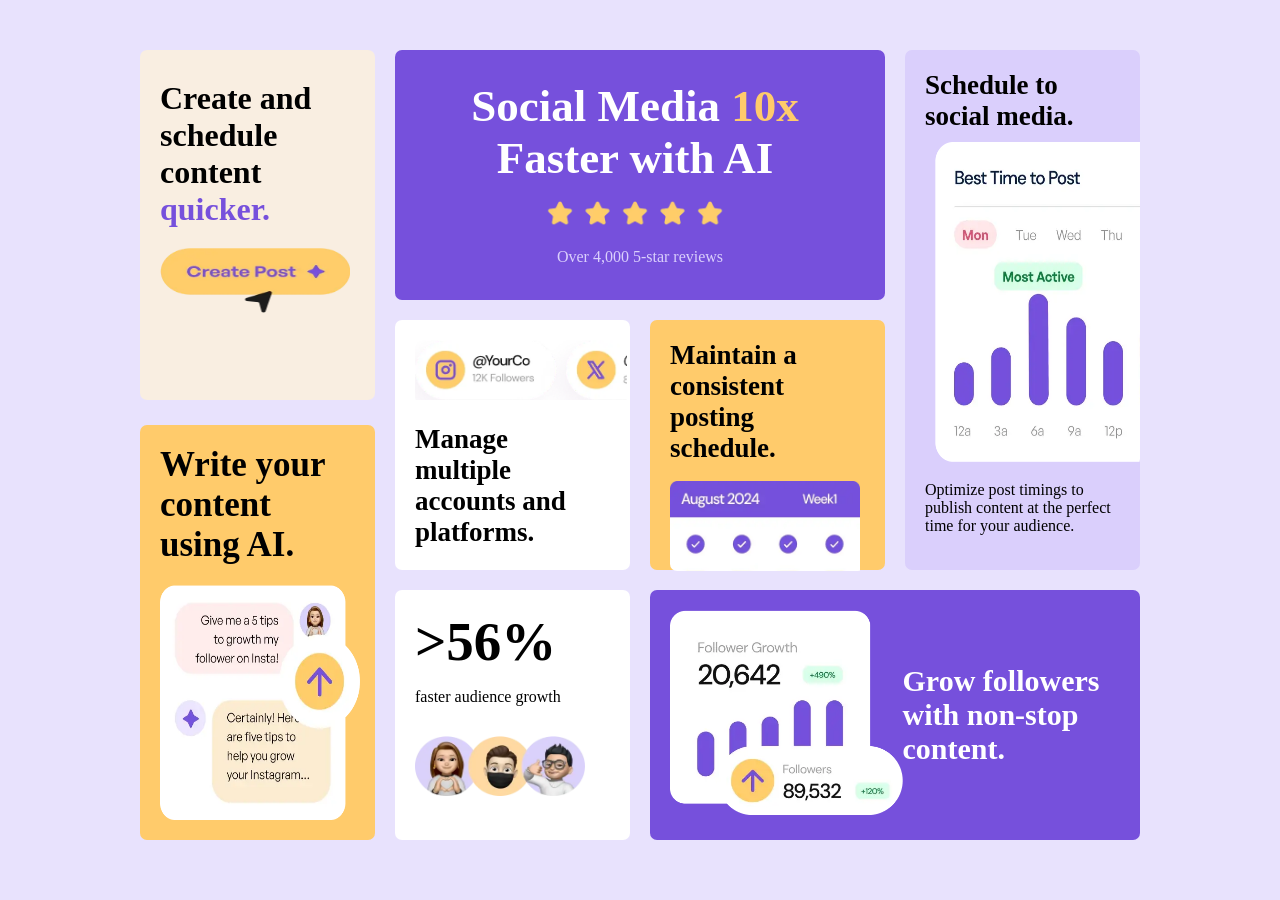
<file: Task 01/index.html>
<!DOCTYPE html>
<html lang="en">
<head>
  <meta charset="UTF-8">
  <meta name="viewport" content="width=device-width, initial-scale=1.0"> <!-- displays site properly based on user's device -->

  <link rel="icon" type="image/png" sizes="32x32" href="./assets/images/favicon-32x32.png">
  
  <title>Bento grid</title>
  <link rel="stylesheet" href="index.css">

  
</head>
<body>
  <div class="page">
    <div class="one">
      <h1>Social Media <span>10x</span> Faster with AI</h1>
      <img src="assets/images/illustration-five-stars.webp">
      <p>Over 4,000 5-star reviews</p>
    </div>
    <div class="two">
      <div class="image"><img src="assets/images/illustration-multiple-platforms.webp"></div>
      <h3>Manage multiple accounts and platforms.</h3>
    </div>
    <div class="three">
      <h3>Maintain a consistent posting schedule.</h3>
      <div class="image"><img src="assets/images/illustration-consistent-schedule.webp" alt=""></div>
    </div>
    <div class="four">
      <h3>Schedule to social media.</h3>
      <div class="image"><img src="assets/images/illustration-schedule-posts.webp">
      </div>
      <p>Optimize post timings to publish content at the perfect time for your audience.</p>
    </div>
    <div class="five">
      <img src="assets/images/illustration-grow-followers.webp">
      <h3>Grow followers with non-stop content.</h3>
    </div>
    <div class="six">
      <h1>>56%</h1>
      <p>faster audience growth</p>
      <img src="assets/images/illustration-audience-growth.webp" alt="">
    </div>
    <div class="seven">
      <h1>Create and schedule content <span>quicker.</span></h1>
      <img src="assets/images/illustration-create-post.webp" alt="">
    </div>
    <div class="eight">
      <h1>Write your content using AI.</h1>
      <img src="assets/images/illustration-ai-content.webp">
    </div>
  </div>
</body>
</html>
</file>
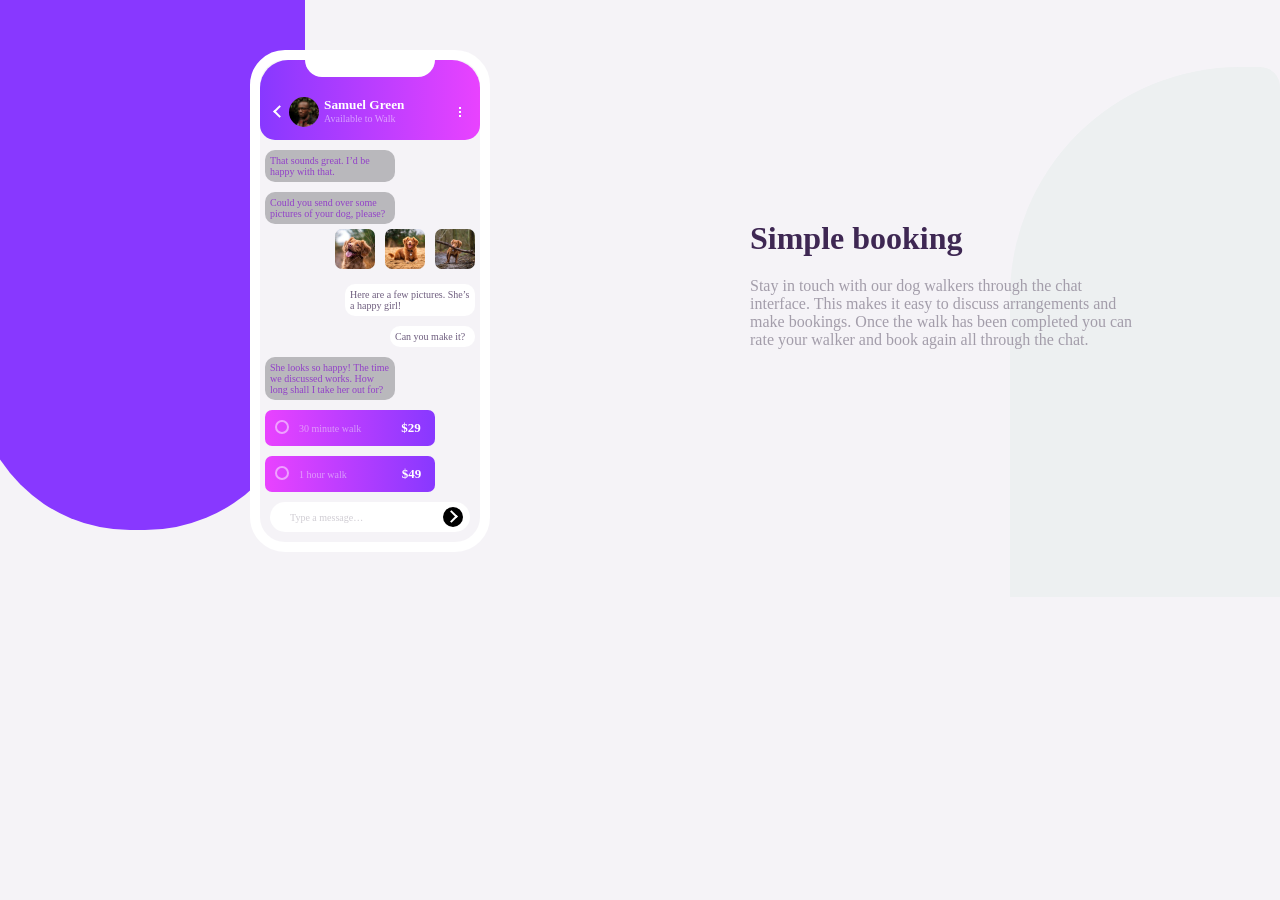
<file: Task 02/index.html>
<!DOCTYPE html>
<html lang="en">
<head>
  <meta charset="UTF-8">
  <meta name="viewport" content="width=device-width, initial-scale=1.0"> <!-- displays site properly based on user's device -->

  <link rel="icon" type="image/png" sizes="32x32" href="./images/favicon-32x32.png">
  <link rel="stylesheet" href="index.css">
  
  <title>Chat app CSS illustration</title>

</head>
<body>
  <div class="page">
    <div class="mobile">
      <div class="nav">
        <div class="whitespace"></div>
        <div class="bnav">
          <div class="image">
            <div class="arrow"></div>
            <img src="images/avatar.jpg">
            <div class="caption">
              <h5>Samuel Green</h5>
              <p>Available to Walk</p>
            </div>
          </div>
          <div class="points"></div>
        </div>
      </div>
  
      <div class="section">
        <div class="left-message">
          <p>That sounds great. I’d be happy with that.</p>
        </div>
        <div class="left-message">
          <p>Could you send over some pictures of your dog, please?</p>
        </div>
        <div class="pic">
          <img src="images/dog-image-1.jpg">
          <img src="images/dog-image-2.jpg">
          <img src="images/dog-image-3.jpg">
        </div>
        <div class="right-message">
          <p>Here are a few pictures. She’s a happy girl!</p>
        </div>
        <div class="right-message second-right-message">
          <p>Can you make it?</p>
        </div>
        <div class="left-message">
          <p>She looks so happy! The time we discussed works. How long shall I take her out for?</p>
        </div>
        <div class="price-desc">
          <div class="circle"></div>
          <p>30 minute walk</p>
          <div class="price">$29</div>
        </div>
        <div class="price-desc hour">
          <div class="circle"></div>
          <p>1 hour walk</p>
          <div class="price">$49</div>
        </div>
        <div class="type">
          <p>Type a message…</p>
          <div class="button">
            <div class="barrow"></div>
          </div>
        </div>
      </div>
    </div>
    
    <div class="desc">
      <h1>Simple booking</h1>
      <p class="pdesc">
        Stay in touch with our dog walkers through the chat interface. This makes it easy to 
        discuss arrangements and make bookings. Once the walk has been completed you can rate 
        your walker and book again all through the chat.
      </p>
    </div>
  </div>
  
</body>
</html>
</file>
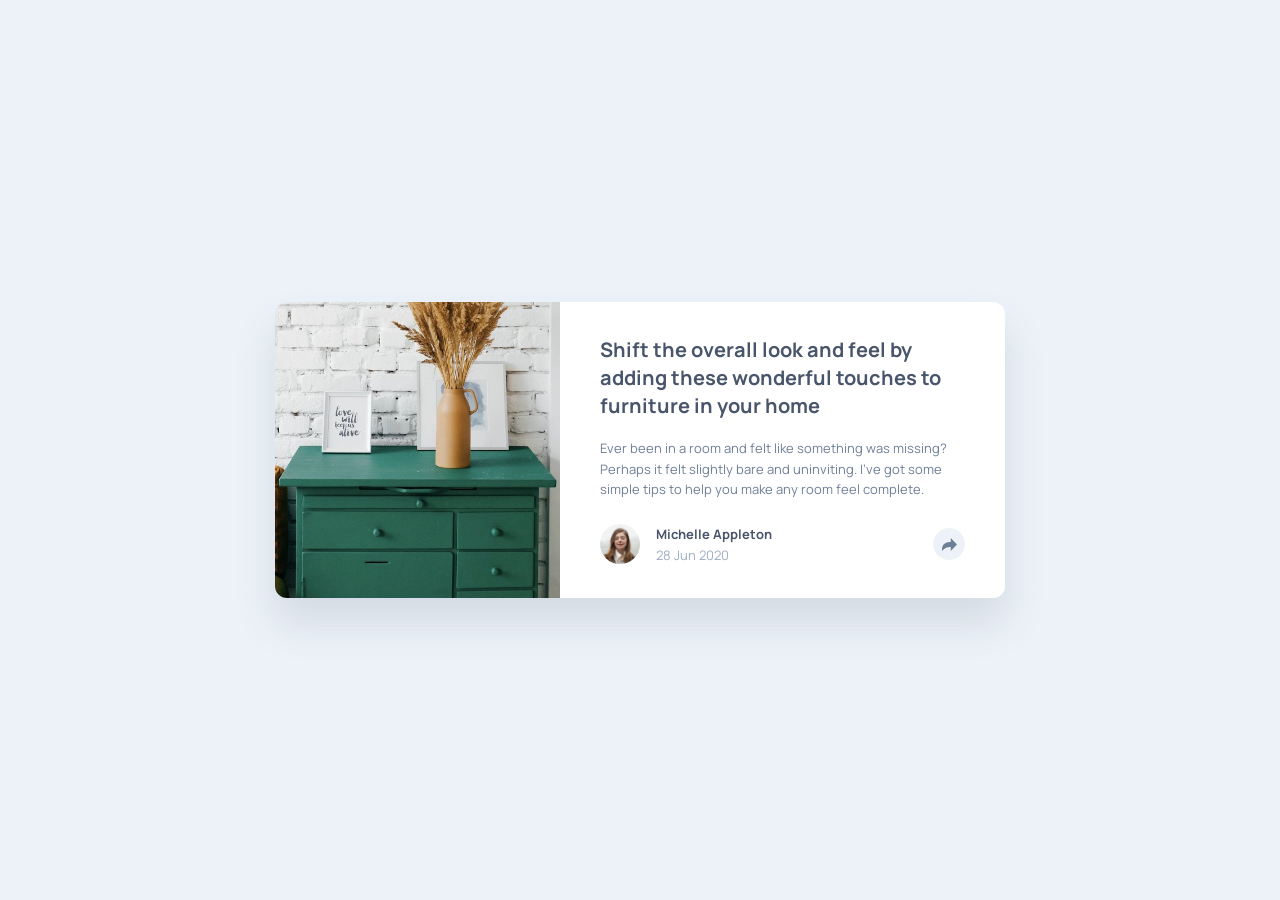
<file: Task 03/index.html>
<!DOCTYPE html>
<html>
<head>
<meta charset='UTF-8'>
<meta name='viewport' content='width=device-width,initial-scale=1.0'>
<title>Article Preview</title>
<link rel='stylesheet' href="index.css">
</head>
<body>
<main class='card'>
<img class='drawers' src='images/drawers.jpg'>
<section class='content'>
<h1>Shift the overall look and feel by adding these wonderful touches to furniture in your home</h1>
<p>Ever been in a room and felt like something was missing? Perhaps it felt slightly bare and uninviting. I've got some simple tips to help you make any room feel complete.</p>
<footer class='bottom'>
<div class='author'>
<img class='avatar' src='images/avatar-michelle.jpg'>
<div>
<h2>Michelle Appleton</h2>
<span>28 Jun 2020</span>
</div>
</div>
<button class='share-btn'>
<img src='images/icon-share.svg'>
</button>
<div class='share'>
<span>SHARE</span>
<img src='images/icon-facebook.svg'>
<img src='images/icon-twitter.svg'>
<img src='images/icon-pinterest.svg'>
</div>
</footer>
</section>
</main>
<script src='index.js'></script>
</body>
</html>
</file>
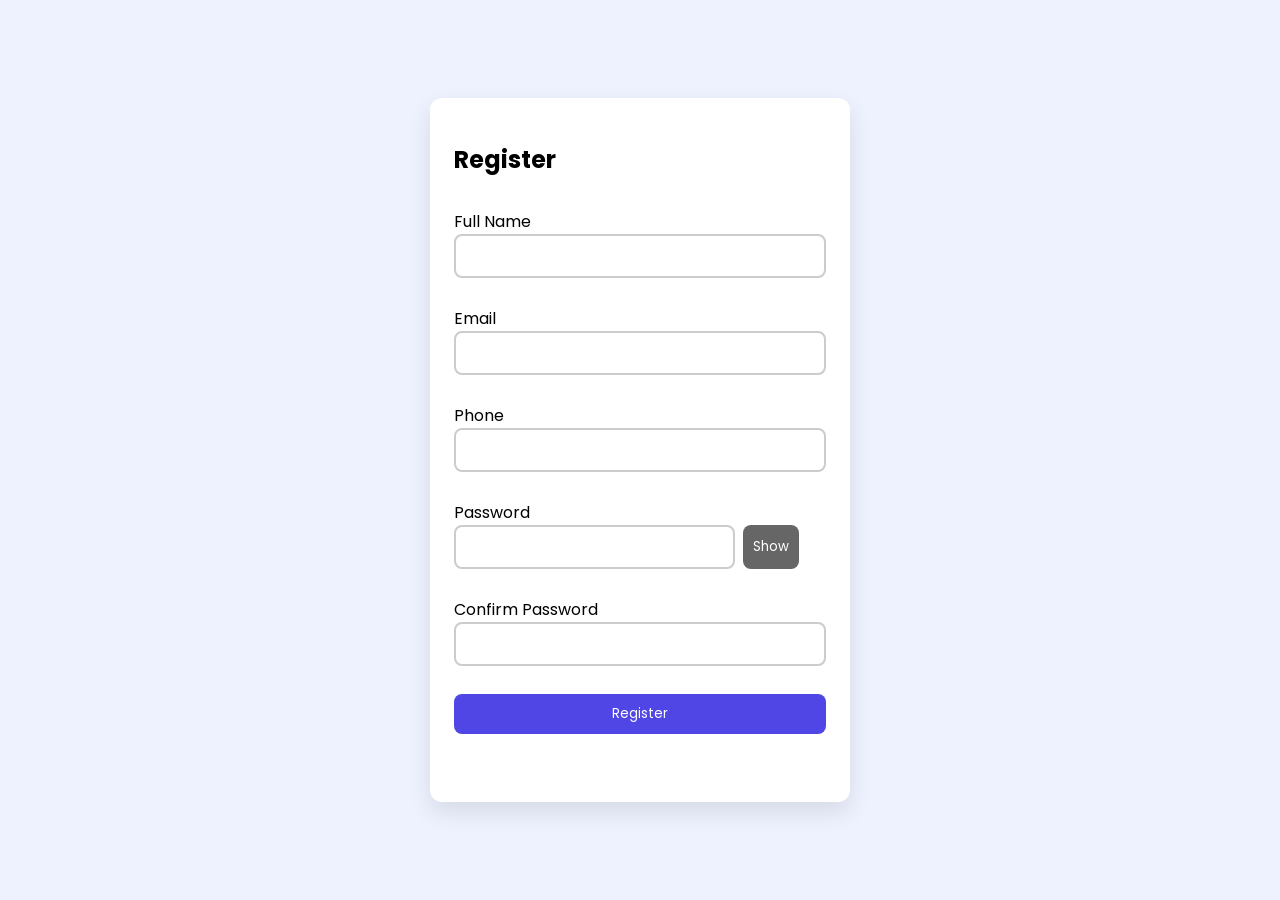
<file: Task 04/index.html>
<!DOCTYPE html>
<html lang="en">
  <head>
    <meta charset="UTF-8"><meta name="viewport" content="width=device-width,initial-scale=1.0">
    <title>Registration Form Validation</title>
    <link rel="preconnect" href="https://fonts.googleapis.com">
    <link href="https://fonts.googleapis.com/css2?family=Poppins:wght@300;400;600&display=swap" rel="stylesheet">
    <link rel="stylesheet" href="index.css">
  </head>
<body><div class="container"><form id="form" novalidate>
<h2>Register</h2>
<div class="field"><label>Full Name</label><input id="name"><small></small></div>
<div class="field"><label>Email</label><input id="email"><small></small></div>
<div class="field"><label>Phone</label><input id="phone"><small></small></div>
<div class="field"><label>Password</label><div class="pw"><input type="password" id="password"><button type="button" id="toggle">Show</button></div><small></small></div>
<div class="field"><label>Confirm Password</label><input type="password" id="confirm"><small></small></div>
<button>Register</button><p id="success"></p>
</form></div><script src="index.js"></script></body></html>
</file>
<file: Task 01/index.css>
* {
    padding: 0;
    margin: 0;
}

body {
    background-color: hsl(254deg 89.33% 94.01%);
}

.page {
    margin-left: auto;
    margin-right: auto;
    margin-top: 30px;
    width: 1000px;
    height: 800px;
    display: grid;
    grid-template-columns: repeat(4, 235px);
    grid-template-rows: repeat(3, 250px);
    gap: 20px 20px;
}

div {
    padding: 20px;
    border-radius: 7px;
}

h3 {
    font-size: 27px;
}

.image {
    padding: 0px;
    overflow: hidden;
}

.one {
    grid-column: 2 / 4;
    grid-row: 1 / 2;
    background-color: hsl(256, 67%, 59%);
}

.one h1 {
    color: hsl(0, 0%, 100%);
    text-align: center;
    margin-top: 10px;
    margin-left: 20px;
    width: 400px;
    font-size: 45px;
}

.one span {
    color: hsl(39, 100%, 71%);
}

.one img {
    width: 180px;
    height: 30px;
    margin-top: 15px;
    margin-left: 130px;
}

.one p {
    margin-top: 15px;
    color: hsl(254, 88%, 90%);
    text-align: center;
}

.two {
    grid-column: 2 / 3;
    grid-row: 2 / 3;
    background-color: hsl(0, 0%, 100%);
}

.two h3 {
    margin-top: 20px;
}

.two .image {
    width: 212px;
}

.two img {
    width: 290px;
    height: 60px;
}

.three {
    grid-column: 3 / 4;
    grid-row: 2 / 3;
    background-color: hsl(39, 100%, 71%);
}

.three .image {
    height: 105px;
    margin-top: 2px;
}

.three img {
    width: 190px;
    height: 150px;
    margin-top: 15px;
}

.four {
    grid-column: 4 / 5;
    grid-row: 1 / 3;
    background-color: hsl(254, 88%, 90%);
}

.four img {
    width: 320px;
    height: 320px;
    margin-left: 10px;
    margin-top: 10px;
}

.four .image {
    width: 215px;
}

.four p {
    margin-top: 15px;
}

.five {
    grid-column: 3 / 5;
    grid-row: 3 / 4;
    background-color: hsl(256, 67%, 59%);
    display: flex;
}

.five img {
    width: 410px;
    height: 205px;
}

.five h3 {
    color: hsl(0, 0%, 100%);
    display: flex;
    align-items: center;
    font-size: 30px;
}

.six {
    grid-column: 2 / 3;
    grid-row: 3 / 4;
    background-color: hsl(0, 0%, 100%);
}

.six h1 {
    font-size: 55px;
}

.six p {
    margin-top: 15px;
}

.six img {
    margin-top: 30px;
    width: 170px;
    height: 60px;
}

.seven {
    grid-column: 1 / 2;
    grid-row: 1 / 2;
    background-color: hsl(31, 66%, 93%);
    height: 310px;
}

.seven h1 {
    margin-top: 10px;
}

.seven img {
    margin-top: 20px;
    width: 190px;
    height: 70px;
}

.seven span {
    color: hsl(256, 67%, 59%);
}

.eight {
    grid-column: 1 / 2;
    grid-row: 2 / 4;
    background-color: hsl(39, 100%, 71%);
    margin-top: 105px;
}

.eight h1 {
    font-size: 35px;
}

.eight img {
    margin-top: 20px;
    width: 200px;
    height: 235px;
}

@media (max-width: 375px) {
    .page {
        width: 300px;
        height: 2455px;
        display: block;
    }
    div {
        width: 290px;
    }
    .one {
        width: 290px;
    }
    .one h1 {
        width: 285px;
        margin-left: 0px;
    }
    .one img {
        margin-left: 55px;
    }
    .two {
        margin-top: 20px;
    }
    .two h3 {
        font-size: 25px;
    }
    .two .image {
        width: 290px;
    }
    .three {
        margin-top: 20px;
        height: 189px;
    }
    .three .image {
        height: 145px;
    }
    .three img {
        width: 230px;
    }
    .four {
        margin-top: 20px;
    }
    .four img {
        width: 300px;
        margin-left: 0;
    }
    .four .image {
        width: 300px;
    }
    .four p {
        text-align: center;
        font-size: 21px;
    }
    .five {
        margin-top: 20px;
        display: block;
    }
    .five img {
        width: 260px;
        height: 155px;
        margin-left: 15px;
    }
    .five h3 {
        text-align: center;
        font-size: 35px;
    }
    .six {
        margin-top: 20px;
    }
    .six p {
        font-size: 20px;
    }
    .seven {
        margin-top: 20px;
        height: 175px;
    }
    
    .seven h1 {
        margin-top: 10px;
    }
    
    .seven img {
        margin-top: 20px;
        width: 190px;
        height: 70px;
    }
    
    .seven span {
        color: hsl(256, 67%, 59%);
    }
    
    .eight {
        margin-top: 20px;
    }
    
    .eight h1 {
        font-size: 35px;
    }
    
    .eight img {
        margin-top: 20px;
        width: 200px;
        height: 235px;
    }
    
}
</file>
<file: Task 02/index.css>
* {
    margin: 0;
    padding: 0;
}

body {
    background-color: hsl(270, 20%, 96%);
    position: relative;
}

body::before {
    content: "";
    width: 330px;
    height: 530px;
    background-color: hsl(264, 100%, 61%);
    border-bottom-left-radius: 155px;
    border-bottom-right-radius: 160px;
    position: absolute;
    left: -25px;
    z-index: -1;
}

body::after {
    content: "";
    width: 270px;
    height: 530px;
    background-color: hsl(206deg 13.2% 93.82%);
    border-top-left-radius: 230px;
    border-top-right-radius: 20px;
    position: absolute;
    right: 0px;
    bottom: -45px;
    z-index: -1;
}

.page {
    display: flex;
    width: 1000px;
}

.mobile {
    width: 350px;
    border-radius: 35px;
    border-color: white;
    border-width: 10px;
    border-style: solid;
    background-color: hsl(270, 20%, 96%);
    margin-left: 250px;
    margin-top: 50px;
}

.nav {
    background: linear-gradient(to right ,hsl(264, 100%, 61%), hsl(293, 100%, 63%));
    height: 80px;
    border-top-left-radius: 28px;
    border-top-right-radius: 28px;
    border-bottom-left-radius: 15px;
    border-bottom-right-radius: 15px;
    margin-top: 5px;
}

.whitespace {
    background-color: white;
    margin-top: -5px;
    margin-left: auto;
    margin-right: auto;
    border-radius: 30px;
    border-top-right-radius: 0px;
    border-top-left-radius: 0px;
    width: 130px;
    height: 17px;
}

.bnav {
    display: flex;
}

.image {
    display: flex;
}

.image img {
    width: 30px;
    height: 30px;
    border-radius: 50%;
    margin-top: 20px;
    margin-left: 5px;
}

.arrow {
    width: 7px;
    height: 7px;
    margin-left: 15px;
    margin-top: 30px;
    background-color: transparent;
    border: 2px solid white;
    border-bottom-style: hidden;
    border-right-style: hidden;
    transform: rotate(-45deg);
}

.caption {
    margin-left: 5px;
    margin-top: 20px;
    color: white;
    width: 85px;
}

.caption p {
    font-size: 10px;
    opacity: 0.5;
}

.points {
    border: 2px dotted white;
    border-bottom-style: hidden;
    border-right-style: hidden;
    border-top-style: hidden;
    height: 10px;
    margin-top: 30px;
    margin-left: 50px;
}

.left-message {
    background-color: hsl(255, 3%, 73%);
    color: hsl(276, 55%, 52%);
    width: 120px;
    font-size: 10px;
    margin-top: 10px;
    margin-left: 5px;
    padding: 5px;
    border-radius: 10px;
}

.pic {
    display: flex;
    margin-left: 70px;
}

.pic img {
    width: 40px;
    height: 40px;
    border-radius: 7px;
    margin: 5px;
}

.right-message {
    background-color: hsl(0, 0%, 100%);
    color: hsl(271, 15%, 43%);
    width: 120px;
    font-size: 10px;
    margin-top: 10px;
    margin-left: 5px;
    padding: 5px;
    border-radius: 10px;
    margin-left: 85px;
}

.second-right-message {
    width: 75px;
    margin-left: 130px;
}

.price-desc {
    background: linear-gradient(to right , hsl(293, 100%, 63%) , hsl(264, 100%, 61%));
    width: 150px;
    font-size: 10px;
    display: flex;
    margin-top: 10px;
    margin-left: 5px;
    padding: 10px;
    border-radius: 7px;
}

.circle {
    border: 2px solid white;
    opacity: 0.5;
    border-radius: 50%;
    color: transparent;
    width: 10px;
    height: 10px;
    margin-right: 10px;
}

.price-desc p {
    color: hsl(270, 20%, 96%);
    opacity: 0.5;
    font-size: 10px;
    margin-top: 3px;
}

.price {
    color: white;
    font-size: 13px;
    margin-left: 40px;
    font-weight: bold;
}

.hour .price {
    margin-left: 55px;
}

.type {
    background-color: white;
    border-radius: 15px;
    margin: 10px;
    display: flex;
}

.type p {
    color: hsl(270, 7%, 64%);
    opacity: 0.5;
    font-size: 10px;
    margin-left: 20px;
    margin-top: 10px;
}

.button {
    background-color: black;
    border-radius: 50%;
    margin: 5px;
    width: 20px;
    height: 20px;
    margin-left: 80px;
}

.barrow {
    width: 7px;
    height: 7px;
    margin: 5px;
    margin-left: 4px;
    background-color: transparent;
    border: 2px solid white;
    border-bottom-style: hidden;
    border-right-style: hidden;
    transform: rotate(135deg);
}

.desc {
    margin-top: 220px;
    margin-left: 260px;
}

.desc h1 {
    color: hsl(271, 36%, 24%);
}

.pdesc {
    color: hsl(270, 7%, 64%);
    margin-top: 20px;
    width: 385px;
}

@media (max-width: 375px) {
    body::before {
        width: 220px;
        border-bottom-left-radius: 0px;
        border-bottom-right-radius: 210px;
        top: -50px;
    }

    body::after {
        width: 170px;
        height: 420px;
        border-top-right-radius: 0px;
    }

    .page {
        display: block;
        width: 230px;
    }

    .mobile {
        width: 230px;
        border-radius: 35px;
        border-color: white;
        border-width: 10px;
        border-style: solid;
        background-color: hsl(270, 20%, 96%);
        margin-left: 80px;
    }

    .desc {
        margin-top: 40px;
        margin-left: 50px;
    }

    .desc h1 {
        color: hsl(271, 36%, 24%);
        width: 300px;
        font-size: 45px;
        text-align: center;
    }

    .pdesc {
        color: hsl(270, 7%, 64%);
        margin-top: 20px;
        width: 300px;
        font-size: 18px;
        text-align: center;
    }

}
</file>
<file: Task 03/index.css>
@import url('https://fonts.googleapis.com/css2?family=Manrope:wght@500;700&display=swap');



*{
    margin:0;
    padding:0;
    box-sizing:border-box;
}

img{
    display:block;
    max-width:100%;
}

button{
    border:none;
    outline:none;
    background:none;
    cursor:pointer;
    font:inherit;
}


:root{

    --VeryDarkGrayishBlue:hsl(217,19%,35%);
    --DesaturatedDarkBlue:hsl(214,17%,51%);
    --GrayishBlue:hsl(212,23%,69%);
    --LightGrayishBlue:hsl(210,46%,95%);
    --White:#fff;

}

body{

    font-family:'Manrope',sans-serif;

    background:var(--LightGrayishBlue);

    min-height:100vh;

    display:flex;

    justify-content:center;

    align-items:center;

    padding:25px;

}


.card{

    width:730px;

    display:flex;

    overflow:hidden;

    border-radius:12px;

    background:var(--White);

    box-shadow:
        0 25px 40px rgba(72,85,106,.15);

}


.drawers{

    width:285px;

    object-fit:cover;

}


.content{

    padding:34px 40px;

    position:relative;

}


.content h1{

    font-size:20px;

    line-height:1.4;

    color:var(--VeryDarkGrayishBlue);

    font-weight:700;

}

.content p{

    margin-top:18px;

    font-size:13px;

    line-height:1.6;

    color:var(--DesaturatedDarkBlue);

}


.bottom{

    display:flex;

    align-items:center;

    margin-top:24px;

    position:relative;

}

.author{

    display:flex;

    align-items:center;

    gap:16px;

}


.avatar{

    width:40px;

    height:40px;

    border-radius:50%;

}


.author h2{

    font-size:13px;

    color:var(--VeryDarkGrayishBlue);

    font-weight:700;

}


.author span{

    display:block;

    margin-top:3px;

    font-size:13px;

    color:var(--GrayishBlue);

}

.share-btn{

    width:32px;

    height:32px;

    border-radius:50%;

    background:var(--LightGrayishBlue);

    margin-left:auto;

    display:flex;

    justify-content:center;

    align-items:center;

    transition:.3s;

}


.share-btn:hover{

    background:var(--VeryDarkGrayishBlue);

}


.share-btn:hover img{

    filter:brightness(0) invert(1);

}


.share-btn img{

    width:15px;

    transition:.3s;

}


.share{

    position:absolute;

    right:-68px;

    top:-82px;

    background:var(--VeryDarkGrayishBlue);

    display:flex;

    align-items:center;

    gap:16px;

    padding:18px 36px;

    border-radius:12px;

    box-shadow:0 12px 35px rgba(0,0,0,.25);

    opacity:0;

    visibility:hidden;

    transform:translateY(15px);

    transition:
        opacity .25s ease,
        transform .25s ease,
        visibility .25s;

    z-index:20;

}


.share::after{

    content:"";

    position:absolute;

    left:50%;

    bottom:-9px;

    width:18px;

    height:18px;

    background:var(--VeryDarkGrayishBlue);

    transform:translateX(-50%) rotate(45deg);

}


.share.active{

    opacity:1;

    visibility:visible;

    transform:translateY(0);

}


.share span{

    color:var(--GrayishBlue);

    font-size:12px;

    letter-spacing:6px;

}


.share a{

    display:flex;

    transition:.25s;

}

.share a:hover{

    transform:scale(1.15);

}


.share-btn.active{

    background:var(--DesaturatedDarkBlue);

}

.share-btn.active img{

    filter:brightness(0) invert(1);

}


@media (max-width:768px){

body{

    padding:70px 24px;

}


.card{

    width:327px;

    flex-direction:column;

}


.drawers{

    width:100%;

    height:200px;

    object-fit:cover;

}


.content{

    padding:36px 32px 20px;

}


.content h1{

    font-size:16px;

    line-height:1.5;

}


.content p{

    margin-top:15px;

}


.bottom{

    margin-top:32px;

}


.share{

    left:-32px;

    right:-32px;

    top:auto;

    bottom:-20px;

    width:calc(100% + 64px);

    height:76px;

    border-radius:0 0 12px 12px;

    padding:0 32px;

    justify-content:flex-start;

    transform:translateY(100%);

}


.share.active{

    transform:translateY(0);

}


.share::after{

    display:none;

}


.share-btn{

    position:relative;

    z-index:30;

}


.bottom.active .author{

    visibility:hidden;

}

}


@media (max-width:375px){

.card{

    width:100%;

}

}
</file>
<file: Task 04/index.css>
*{
	box-sizing:border-box;
	font-family:Poppins,sans-serif
}

body{
	margin:0;
	display:flex;
	justify-content:center;
	align-items:center;
	min-height:100vh;
	background:#eef2ff
}

.container{
	width:min(95%,420px)
}

form{
	background:#fff;
	padding:24px;
	border-radius:12px;
	display:flex;
	flex-direction:column;
	gap:12px;
	box-shadow:0 10px 25px rgba(0,0,0,.1)
}

.field{
	display:flex;
	flex-direction:column
}

input{
	padding:10px;
	border:2px solid #ccc;
	border-radius:8px
}

small{
	color:#d00;
	height:16px
}

.valid{
	border-color:#16a34a
}

.invalid{
	border-color:#dc2626
}

.pw{
	display:flex;
	gap:8px
}

button{
	padding:10px;
	border:none;
	border-radius:8px;
	background:#4f46e5;
	color:#fff;
	cursor:pointer
}

#toggle{
	background:#666
}

#success{
	color:#16a34a;
	font-weight:600
}

@media(max-width:600px){
	form{padding:18px}
}
</file>
